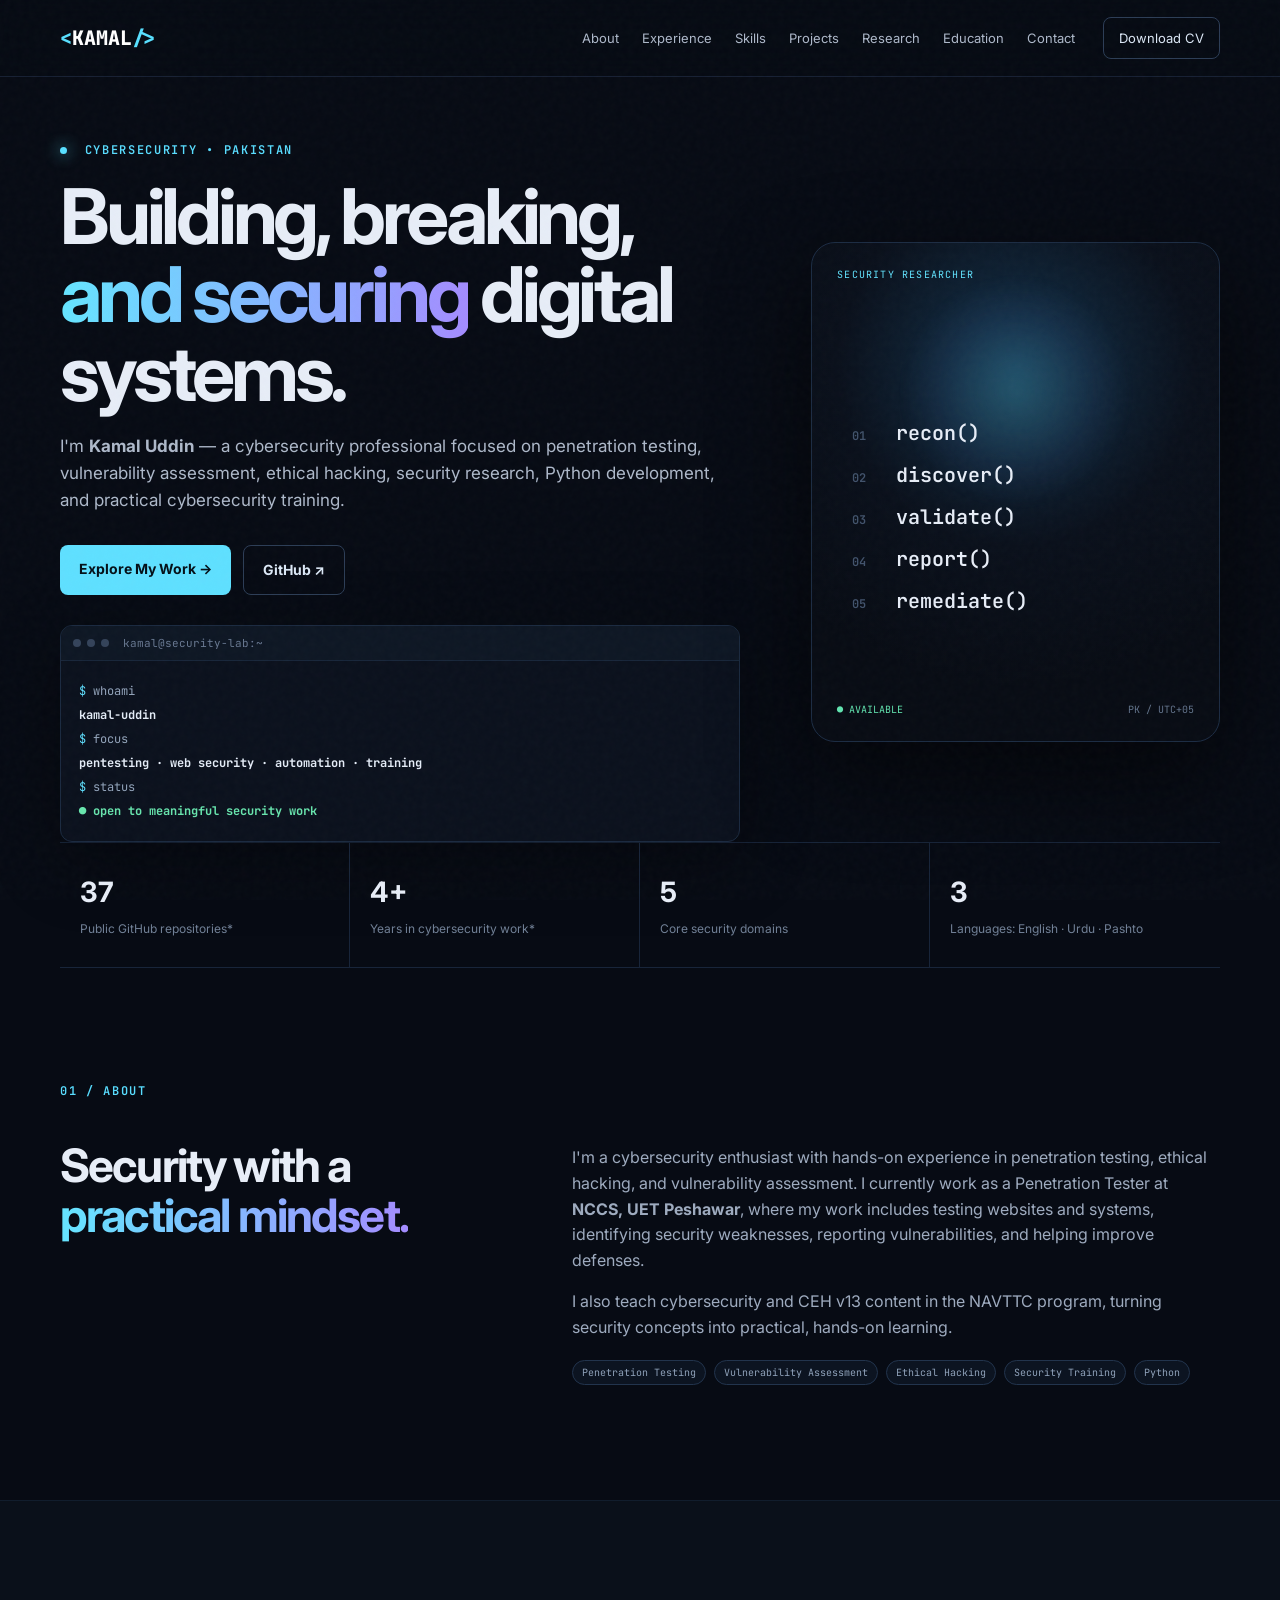
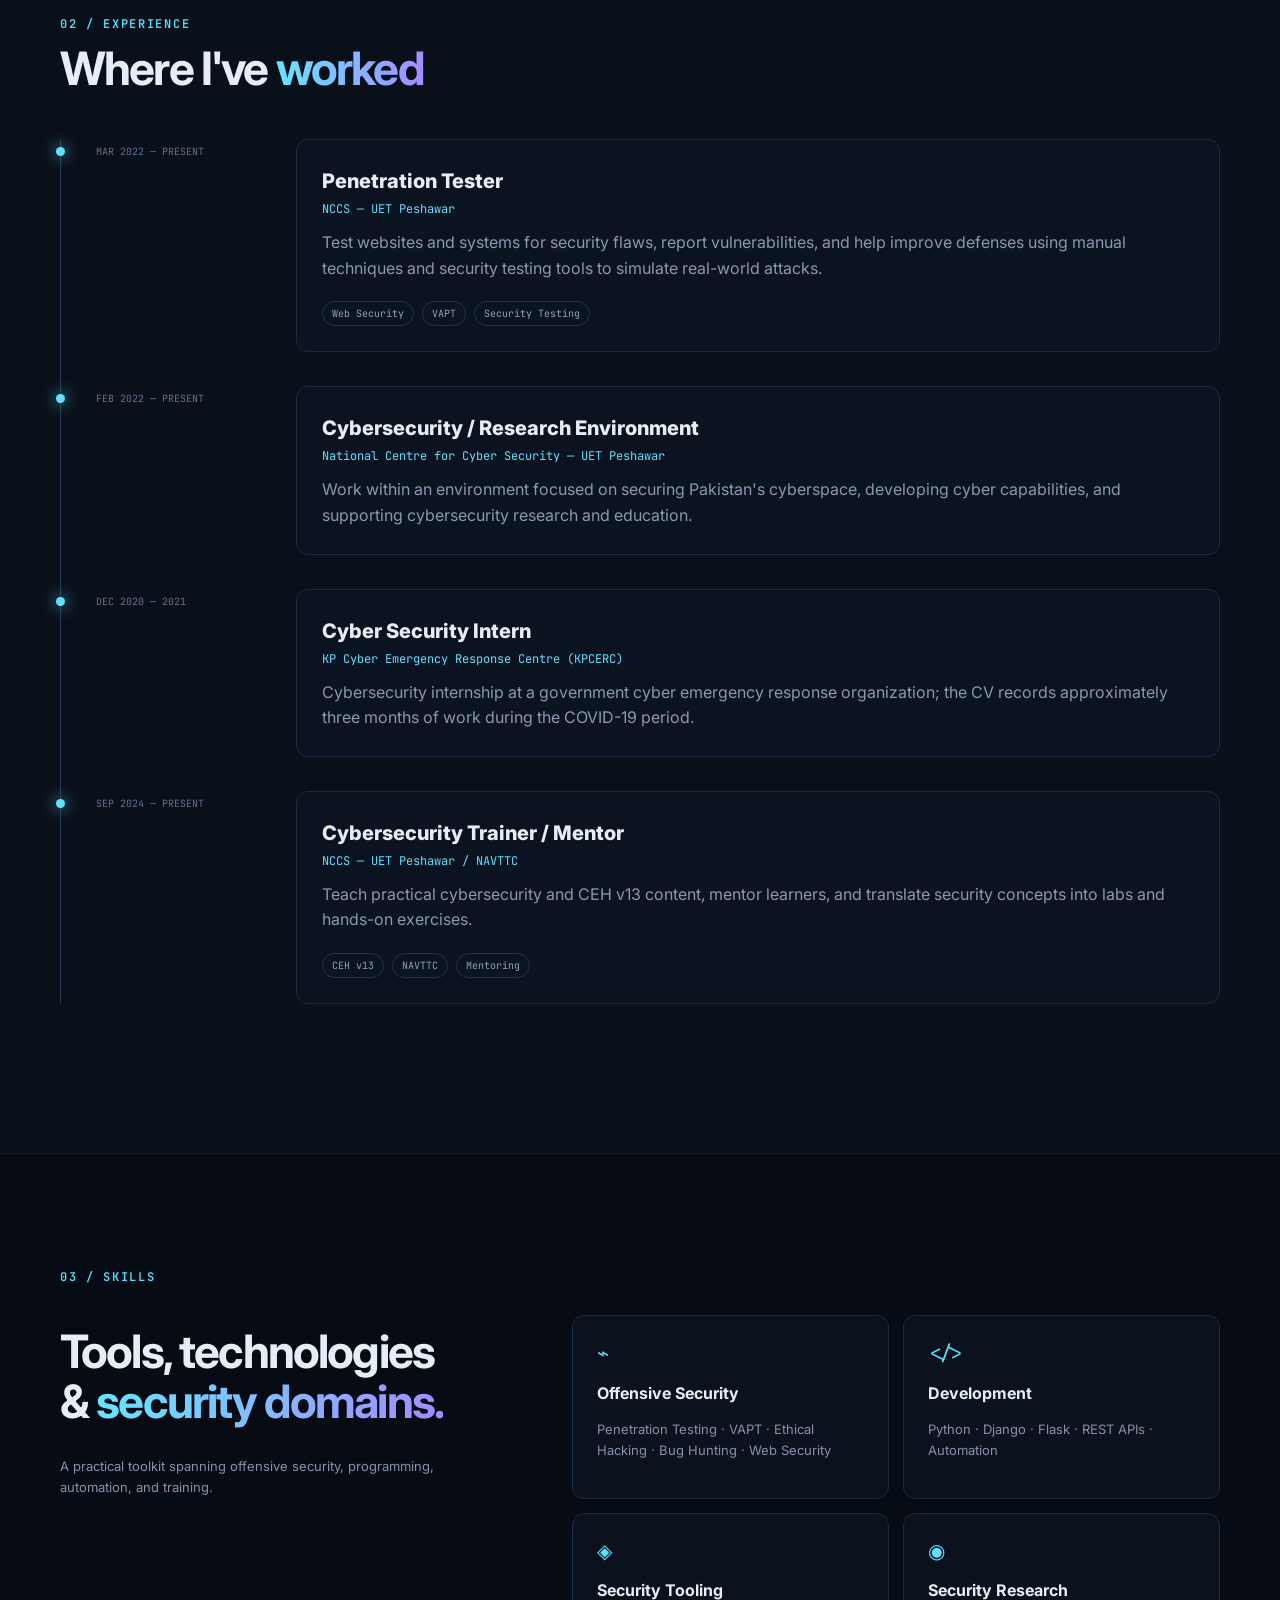
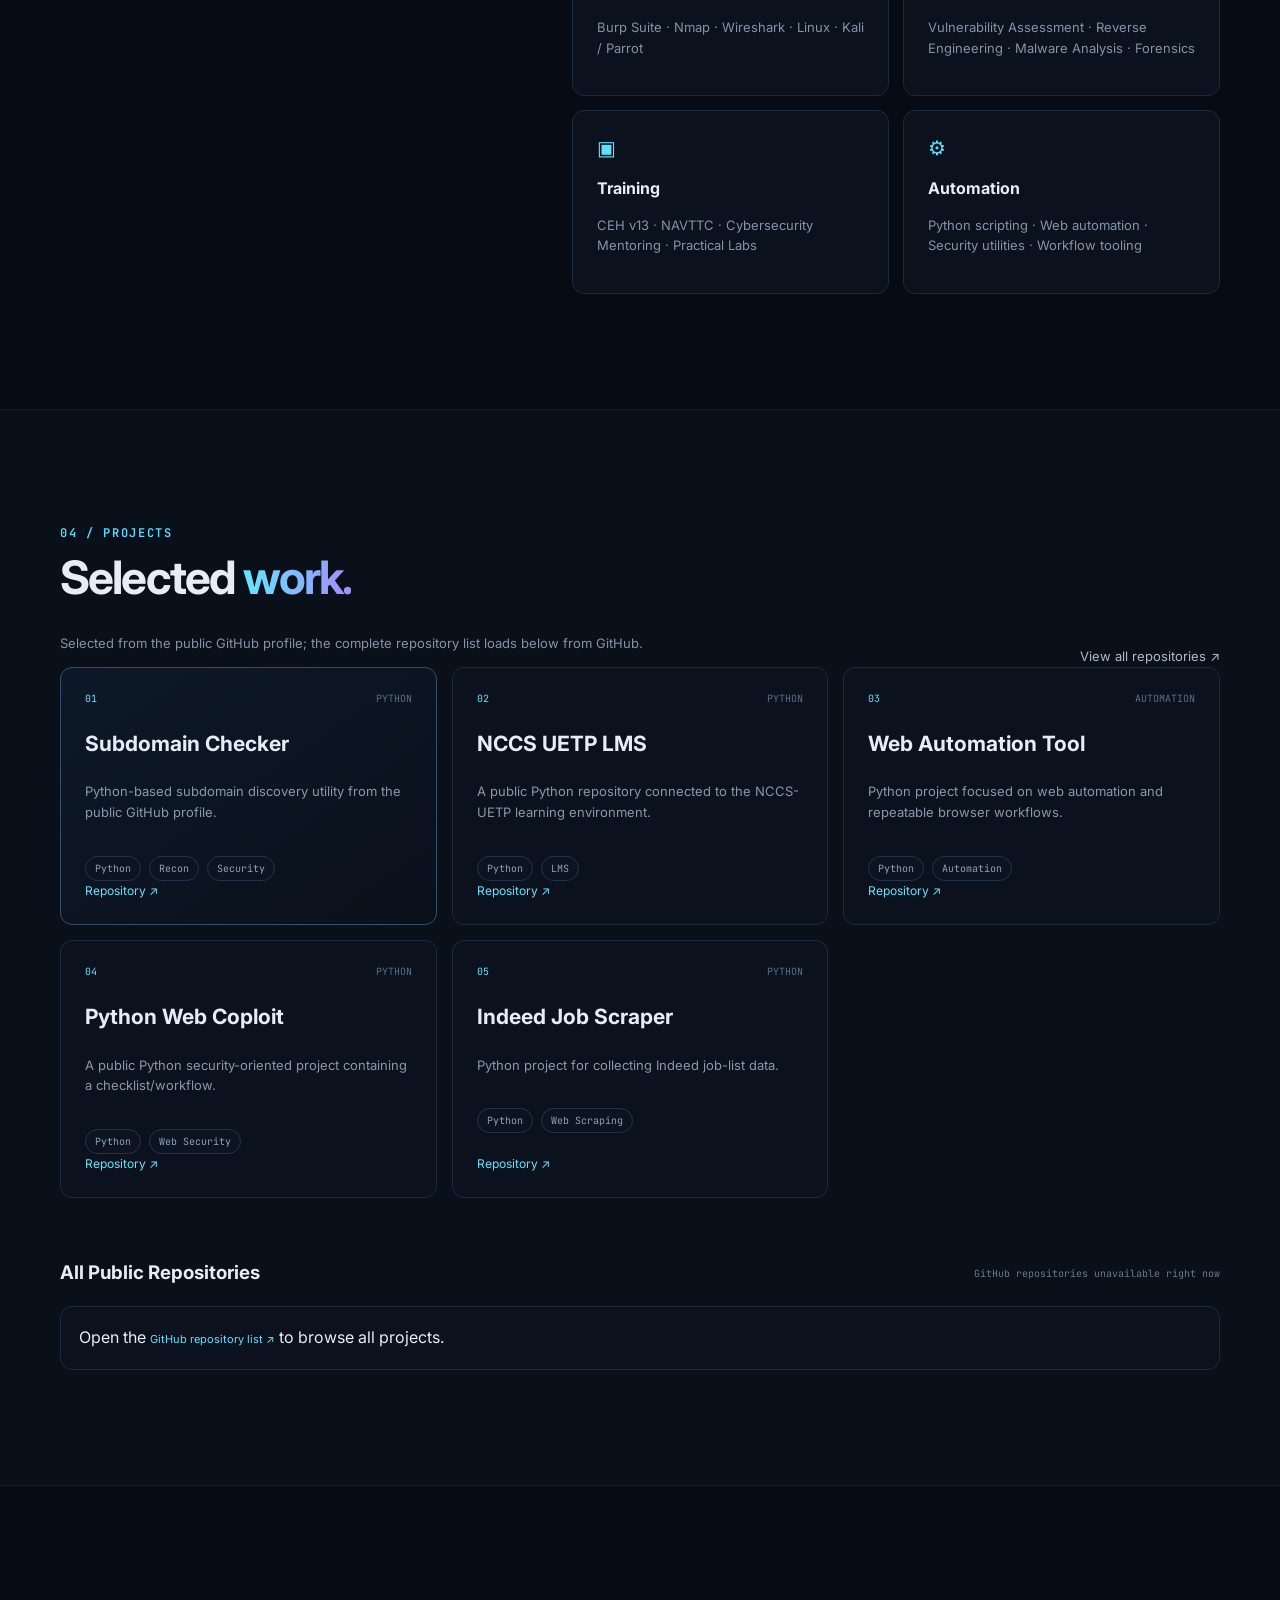
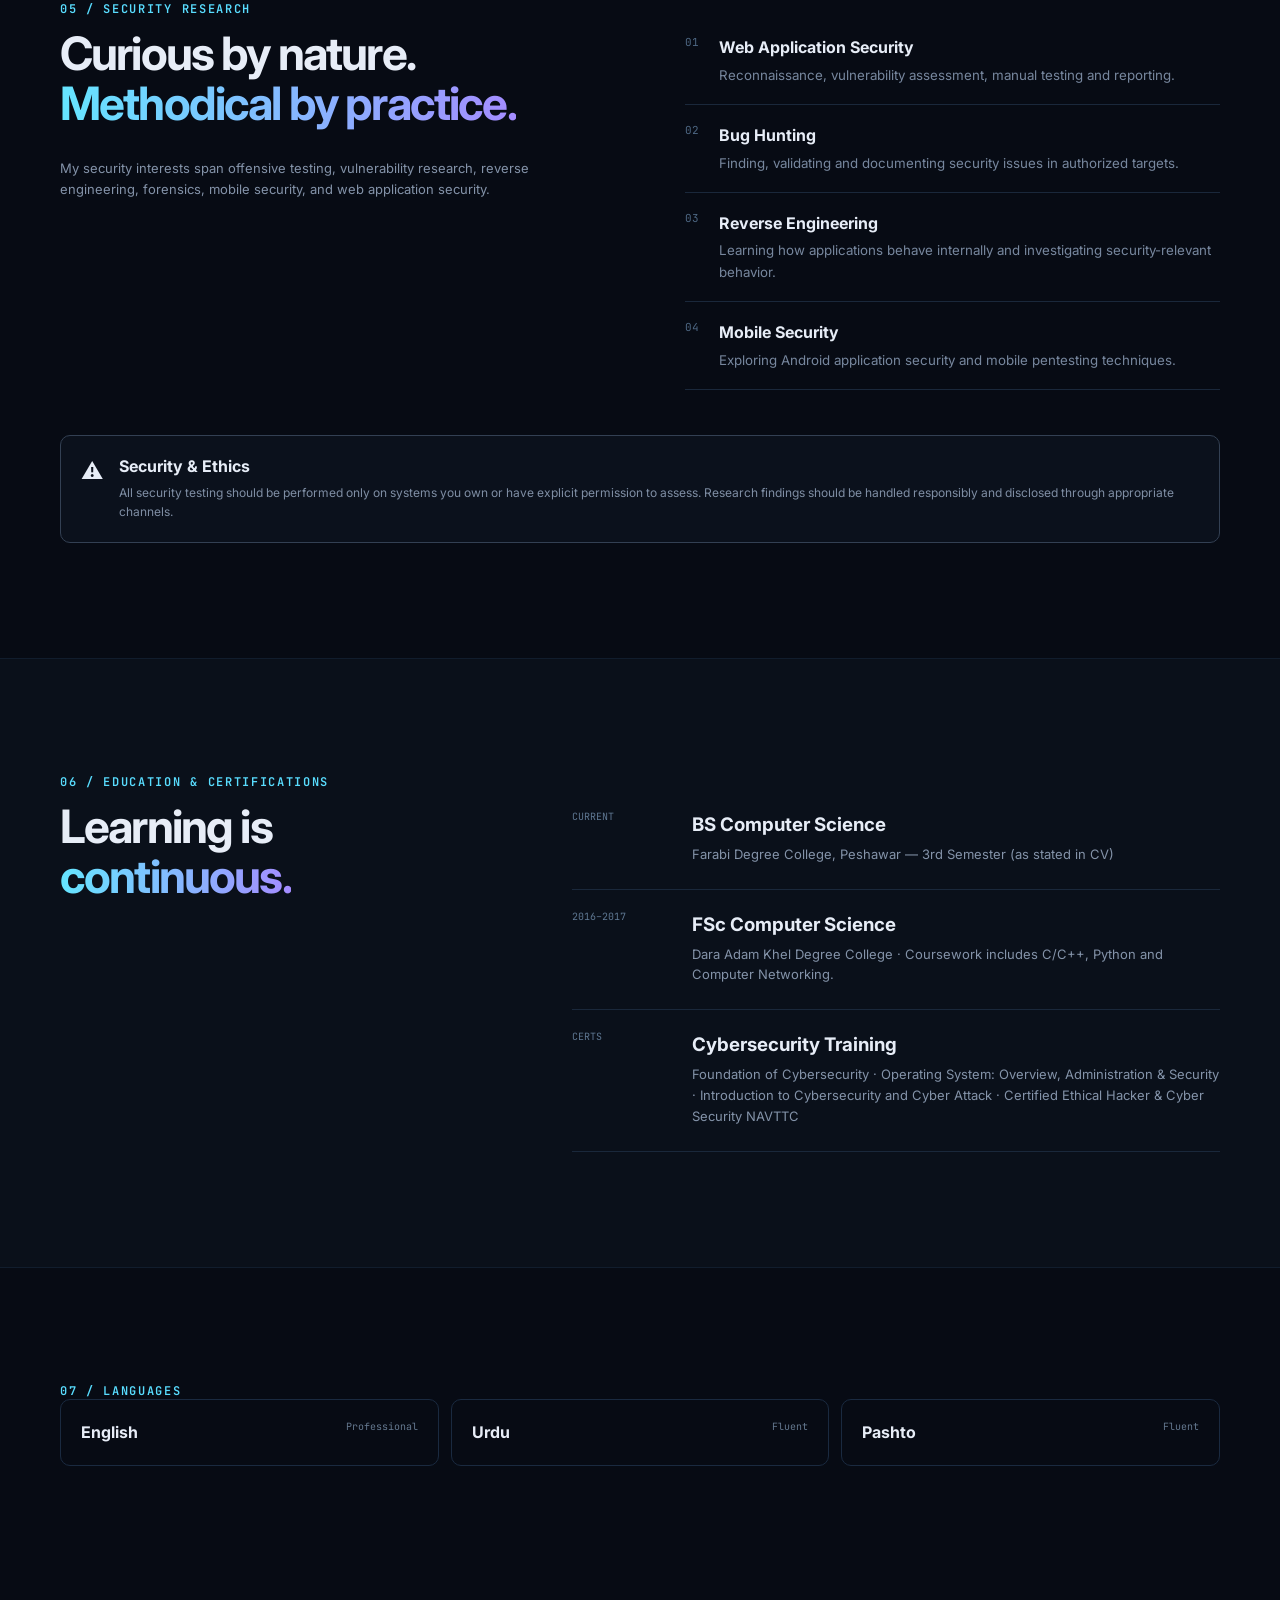
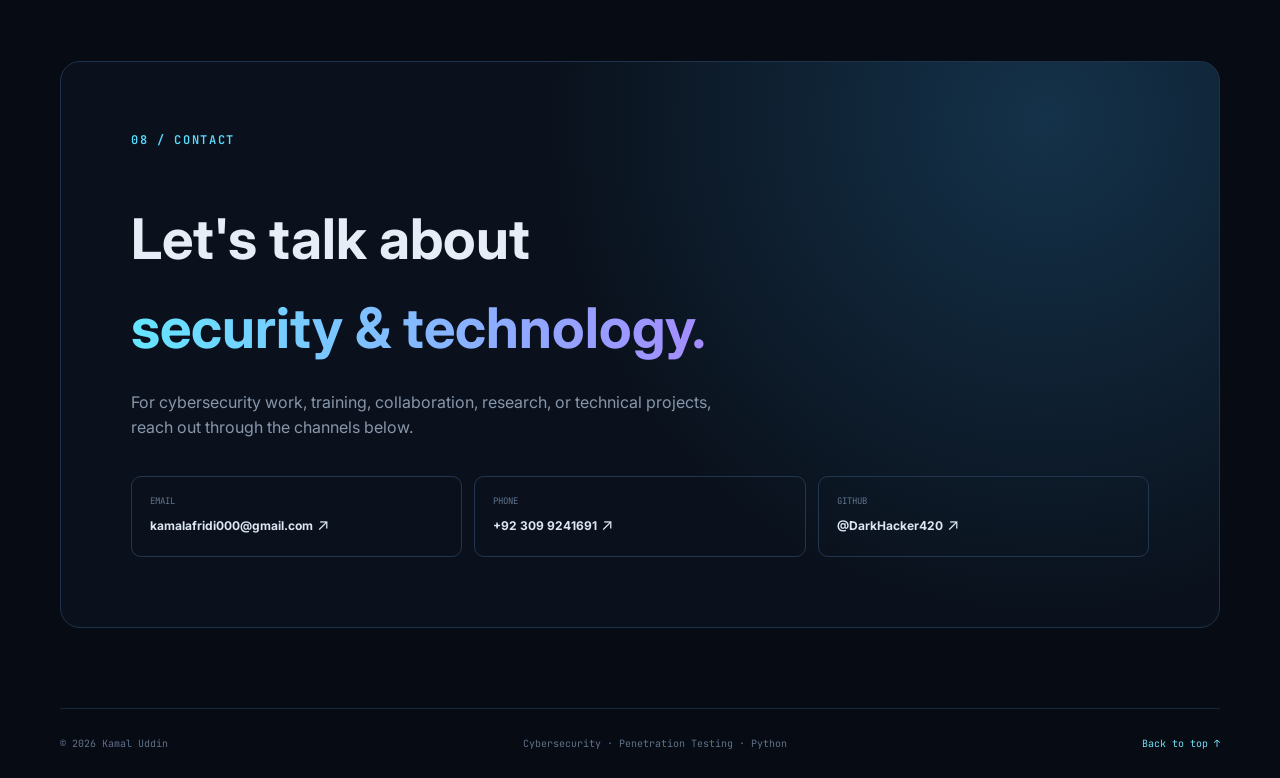
<file: index.html>
<!doctype html>
<html lang="en">
<head>
  <meta charset="utf-8">
  <meta name="viewport" content="width=device-width,initial-scale=1">
  <meta name="description" content="Kamal Uddin — Cyber Security Trainer, Penetration Tester, Security Researcher and Python Developer.">
  <meta name="theme-color" content="#070b14">
  <title>Kamal Uddin | Cyber Security • Penetration Testing • Python</title>
  <link rel="preconnect" href="https://fonts.googleapis.com">
  <link rel="preconnect" href="https://fonts.gstatic.com" crossorigin>
  <link href="https://fonts.googleapis.com/css2?family=Inter:wght@400;500;600;700;800&family=JetBrains+Mono:wght@400;500;600&display=swap" rel="stylesheet">
  <link rel="stylesheet" href="styles.css">
</head>
<body>
  <div class="noise"></div>
  <header class="nav-wrap">
    <nav class="nav container">
      <a class="brand" href="#home"><span>&lt;</span>KAMAL<span>/&gt;</span></a>
      <button class="menu" id="menu" aria-label="Open menu">☰</button>
      <div class="nav-links" id="navLinks">
        <a href="#about">About</a><a href="#experience">Experience</a><a href="#skills">Skills</a>
        <a href="#projects">Projects</a><a href="#research">Research</a><a href="#education">Education</a>
        <a href="#contact">Contact</a>
      </div>
      <a class="nav-cta" href="assets/Kamal-Uddin-CV.docx" download>Download CV</a>
    </nav>
  </header>

  <main>
    <section id="home" class="hero container">
      <div class="hero-copy">
        <div class="eyebrow"><span class="dot"></span> CYBERSECURITY • PAKISTAN</div>
        <h1>Building, breaking,<br><span class="gradient">and securing</span> digital systems.</h1>
        <p class="hero-text">I'm <strong>Kamal Uddin</strong> — a cybersecurity professional focused on penetration testing, vulnerability assessment, ethical hacking, security research, Python development, and practical cybersecurity training.</p>
        <div class="hero-actions">
          <a class="btn primary" href="#projects">Explore My Work <span>→</span></a>
          <a class="btn ghost" href="https://github.com/DarkHacker420" target="_blank" rel="noopener">GitHub ↗</a>
        </div>
        <div class="terminal">
          <div class="term-bar"><span></span><span></span><span></span><small>kamal@security-lab:~</small></div>
          <div class="term-body">
            <div><i>$</i> whoami</div>
            <strong>kamal-uddin</strong>
            <div><i>$</i> focus</div>
            <strong>pentesting · web security · automation · training</strong>
            <div><i>$</i> status</div>
            <strong class="ok">● open to meaningful security work</strong>
          </div>
        </div>
      </div>
      <div class="hero-card">
        <div class="orb"></div>
        <div class="profile-chip">SECURITY RESEARCHER</div>
        <div class="hero-code">
          <span>01</span> recon()<br>
          <span>02</span> discover()<br>
          <span>03</span> validate()<br>
          <span>04</span> report()<br>
          <span>05</span> remediate()
        </div>
        <div class="hero-card-footer"><span>● AVAILABLE</span><span>PK / UTC+05</span></div>
      </div>
    </section>

    <section class="stats container">
      <div><b>37</b><span>Public GitHub repositories*</span></div>
      <div><b>4+</b><span>Years in cybersecurity work*</span></div>
      <div><b>5</b><span>Core security domains</span></div>
      <div><b>3</b><span>Languages: English · Urdu · Pashto</span></div>
    </section>

    <section id="about" class="section container">
      <div class="section-kicker">01 / ABOUT</div>
      <div class="two-col">
        <div><h2>Security with a<br><span>practical mindset.</span></h2></div>
        <div class="about-copy">
          <p>I'm a cybersecurity enthusiast with hands-on experience in penetration testing, ethical hacking, and vulnerability assessment. I currently work as a Penetration Tester at <strong>NCCS, UET Peshawar</strong>, where my work includes testing websites and systems, identifying security weaknesses, reporting vulnerabilities, and helping improve defenses.</p>
          <p>I also teach cybersecurity and CEH v13 content in the NAVTTC program, turning security concepts into practical, hands-on learning.</p>
          <div class="about-tags"><span>Penetration Testing</span><span>Vulnerability Assessment</span><span>Ethical Hacking</span><span>Security Training</span><span>Python</span></div>
        </div>
      </div>
    </section>

    <section id="experience" class="section section-alt">
      <div class="container">
        <div class="section-kicker">02 / EXPERIENCE</div>
        <h2>Where I've <span>worked</span></h2>
        <div class="timeline">
          <article class="timeline-item">
            <div class="time">MAR 2022 — PRESENT</div>
            <div class="timeline-card"><div class="role">Penetration Tester</div><div class="company">NCCS — UET Peshawar</div><p>Test websites and systems for security flaws, report vulnerabilities, and help improve defenses using manual techniques and security testing tools to simulate real-world attacks.</p><div class="mini-tags"><span>Web Security</span><span>VAPT</span><span>Security Testing</span></div></div>
          </article>
          <article class="timeline-item">
            <div class="time">FEB 2022 — PRESENT</div>
            <div class="timeline-card"><div class="role">Cybersecurity / Research Environment</div><div class="company">National Centre for Cyber Security — UET Peshawar</div><p>Work within an environment focused on securing Pakistan's cyberspace, developing cyber capabilities, and supporting cybersecurity research and education.</p></div>
          </article>
          <article class="timeline-item">
            <div class="time">DEC 2020 — 2021</div>
            <div class="timeline-card"><div class="role">Cyber Security Intern</div><div class="company">KP Cyber Emergency Response Centre (KPCERC)</div><p>Cybersecurity internship at a government cyber emergency response organization; the CV records approximately three months of work during the COVID-19 period.</p></div>
          </article>
          <article class="timeline-item">
            <div class="time">SEP 2024 — PRESENT</div>
            <div class="timeline-card"><div class="role">Cybersecurity Trainer / Mentor</div><div class="company">NCCS — UET Peshawar / NAVTTC</div><p>Teach practical cybersecurity and CEH v13 content, mentor learners, and translate security concepts into labs and hands-on exercises.</p><div class="mini-tags"><span>CEH v13</span><span>NAVTTC</span><span>Mentoring</span></div></div>
          </article>
        </div>
      </div>
    </section>

    <section id="skills" class="section container">
      <div class="section-kicker">03 / SKILLS</div>
      <div class="two-col">
        <div><h2>Tools, technologies<br>& <span>security domains.</span></h2><p class="muted">A practical toolkit spanning offensive security, programming, automation, and training.</p></div>
        <div class="skill-grid">
          <div class="skill-card"><span class="icon">⌁</span><h3>Offensive Security</h3><p>Penetration Testing · VAPT · Ethical Hacking · Bug Hunting · Web Security</p></div>
          <div class="skill-card"><span class="icon">&lt;/&gt;</span><h3>Development</h3><p>Python · Django · Flask · REST APIs · Automation</p></div>
          <div class="skill-card"><span class="icon">◈</span><h3>Security Tooling</h3><p>Burp Suite · Nmap · Wireshark · Linux · Kali / Parrot</p></div>
          <div class="skill-card"><span class="icon">◉</span><h3>Security Research</h3><p>Vulnerability Assessment · Reverse Engineering · Malware Analysis · Forensics</p></div>
          <div class="skill-card"><span class="icon">▣</span><h3>Training</h3><p>CEH v13 · NAVTTC · Cybersecurity Mentoring · Practical Labs</p></div>
          <div class="skill-card"><span class="icon">⚙</span><h3>Automation</h3><p>Python scripting · Web automation · Security utilities · Workflow tooling</p></div>
        </div>
      </div>
    </section>

    <section id="projects" class="section section-alt">
      <div class="container">
        <div class="section-kicker">04 / PROJECTS</div>
        <div class="section-head"><div><h2>Selected <span>work.</span></h2><p class="muted">Selected from the public GitHub profile; the complete repository list loads below from GitHub.</p></div><a class="text-link" href="https://github.com/DarkHacker420?tab=repositories" target="_blank" rel="noopener">View all repositories ↗</a></div>
        <div class="project-grid">
          <article class="project featured"><div class="project-top"><span class="project-no">01</span><span>PYTHON</span></div><h3>Subdomain Checker</h3><p>Python-based subdomain discovery utility from the public GitHub profile.</p><div class="project-tags"><span>Python</span><span>Recon</span><span>Security</span></div><a href="https://github.com/DarkHacker420/subdomain-checker" target="_blank" rel="noopener">Repository ↗</a></article>
          <article class="project"><div class="project-top"><span class="project-no">02</span><span>PYTHON</span></div><h3>NCCS UETP LMS</h3><p>A public Python repository connected to the NCCS-UETP learning environment.</p><div class="project-tags"><span>Python</span><span>LMS</span></div><a href="https://github.com/DarkHacker420/nccs_uetp_lms" target="_blank" rel="noopener">Repository ↗</a></article>
          <article class="project"><div class="project-top"><span class="project-no">03</span><span>AUTOMATION</span></div><h3>Web Automation Tool</h3><p>Python project focused on web automation and repeatable browser workflows.</p><div class="project-tags"><span>Python</span><span>Automation</span></div><a href="https://github.com/DarkHacker420/webautomationTool" target="_blank" rel="noopener">Repository ↗</a></article>
          <article class="project"><div class="project-top"><span class="project-no">04</span><span>PYTHON</span></div><h3>Python Web Coploit</h3><p>A public Python security-oriented project containing a checklist/workflow.</p><div class="project-tags"><span>Python</span><span>Web Security</span></div><a href="https://github.com/DarkHacker420/pythonWebCoploit" target="_blank" rel="noopener">Repository ↗</a></article>
          <article class="project"><div class="project-top"><span class="project-no">05</span><span>PYTHON</span></div><h3>Indeed Job Scraper</h3><p>Python project for collecting Indeed job-list data.</p><div class="project-tags"><span>Python</span><span>Web Scraping</span></div><a href="https://github.com/DarkHacker420/Indeed-Python-webscraping-job-List" target="_blank" rel="noopener">Repository ↗</a></article>
        </div>
        <div class="repo-head"><h3>All Public Repositories</h3><span id="repoStatus">Loading from GitHub…</span></div>
        <div id="repoGrid" class="repo-grid"></div>
      </div>
    </section>

    <section id="research" class="section container">
      <div class="section-kicker">05 / SECURITY RESEARCH</div>
      <div class="research-grid">
        <div><h2>Curious by nature.<br><span>Methodical by practice.</span></h2><p class="muted">My security interests span offensive testing, vulnerability research, reverse engineering, forensics, mobile security, and web application security.</p></div>
        <div class="research-list">
          <div><b>01</b><span><strong>Web Application Security</strong><small>Reconnaissance, vulnerability assessment, manual testing and reporting.</small></span></div>
          <div><b>02</b><span><strong>Bug Hunting</strong><small>Finding, validating and documenting security issues in authorized targets.</small></span></div>
          <div><b>03</b><span><strong>Reverse Engineering</strong><small>Learning how applications behave internally and investigating security-relevant behavior.</small></span></div>
          <div><b>04</b><span><strong>Mobile Security</strong><small>Exploring Android application security and mobile pentesting techniques.</small></span></div>
        </div>
      </div>
      <div class="ethics"><span>⚠</span><div><strong>Security & Ethics</strong><p>All security testing should be performed only on systems you own or have explicit permission to assess. Research findings should be handled responsibly and disclosed through appropriate channels.</p></div></div>
    </section>

    <section id="education" class="section section-alt">
      <div class="container">
        <div class="section-kicker">06 / EDUCATION & CERTIFICATIONS</div>
        <div class="edu-grid">
          <div><h2>Learning is<br><span>continuous.</span></h2></div>
          <div class="edu-list">
            <div class="edu-item"><div class="edu-date">CURRENT</div><div><h3>BS Computer Science</h3><p>Farabi Degree College, Peshawar — 3rd Semester (as stated in CV)</p></div></div>
            <div class="edu-item"><div class="edu-date">2016–2017</div><div><h3>FSc Computer Science</h3><p>Dara Adam Khel Degree College · Coursework includes C/C++, Python and Computer Networking.</p></div></div>
            <div class="edu-item"><div class="edu-date">CERTS</div><div><h3>Cybersecurity Training</h3><p>Foundation of Cybersecurity · Operating System: Overview, Administration & Security · Introduction to Cybersecurity and Cyber Attack · Certified Ethical Hacker & Cyber Security NAVTTC</p></div></div>
          </div>
        </div>
      </div>
    </section>

    <section class="section container">
      <div class="section-kicker">07 / LANGUAGES</div>
      <div class="language-row"><div>English <span>Professional</span></div><div>Urdu <span>Fluent</span></div><div>Pashto <span>Fluent</span></div></div>
    </section>

    <section id="contact" class="contact container">
      <div class="contact-card">
        <div class="section-kicker">08 / CONTACT</div>
        <h2>Let's talk about<br><span>security & technology.</span></h2>
        <p>For cybersecurity work, training, collaboration, research, or technical projects, reach out through the channels below.</p>
        <div class="contact-links">
          <a href="mailto:kamalafridi000@gmail.com"><span>EMAIL</span><b>kamalafridi000@gmail.com</b> ↗</a>
          <a href="tel:+923099241691"><span>PHONE</span><b>+92 309 9241691</b> ↗</a>
          <a href="https://github.com/DarkHacker420" target="_blank" rel="noopener"><span>GITHUB</span><b>@DarkHacker420</b> ↗</a>
        </div>
      </div>
    </section>
  </main>

  <footer class="footer container"><span>© <span id="year"></span> Kamal Uddin</span><span>Cybersecurity · Penetration Testing · Python</span><a href="#home">Back to top ↑</a></footer>
  <script src="script.js"></script>
</body>
</html>
</file>
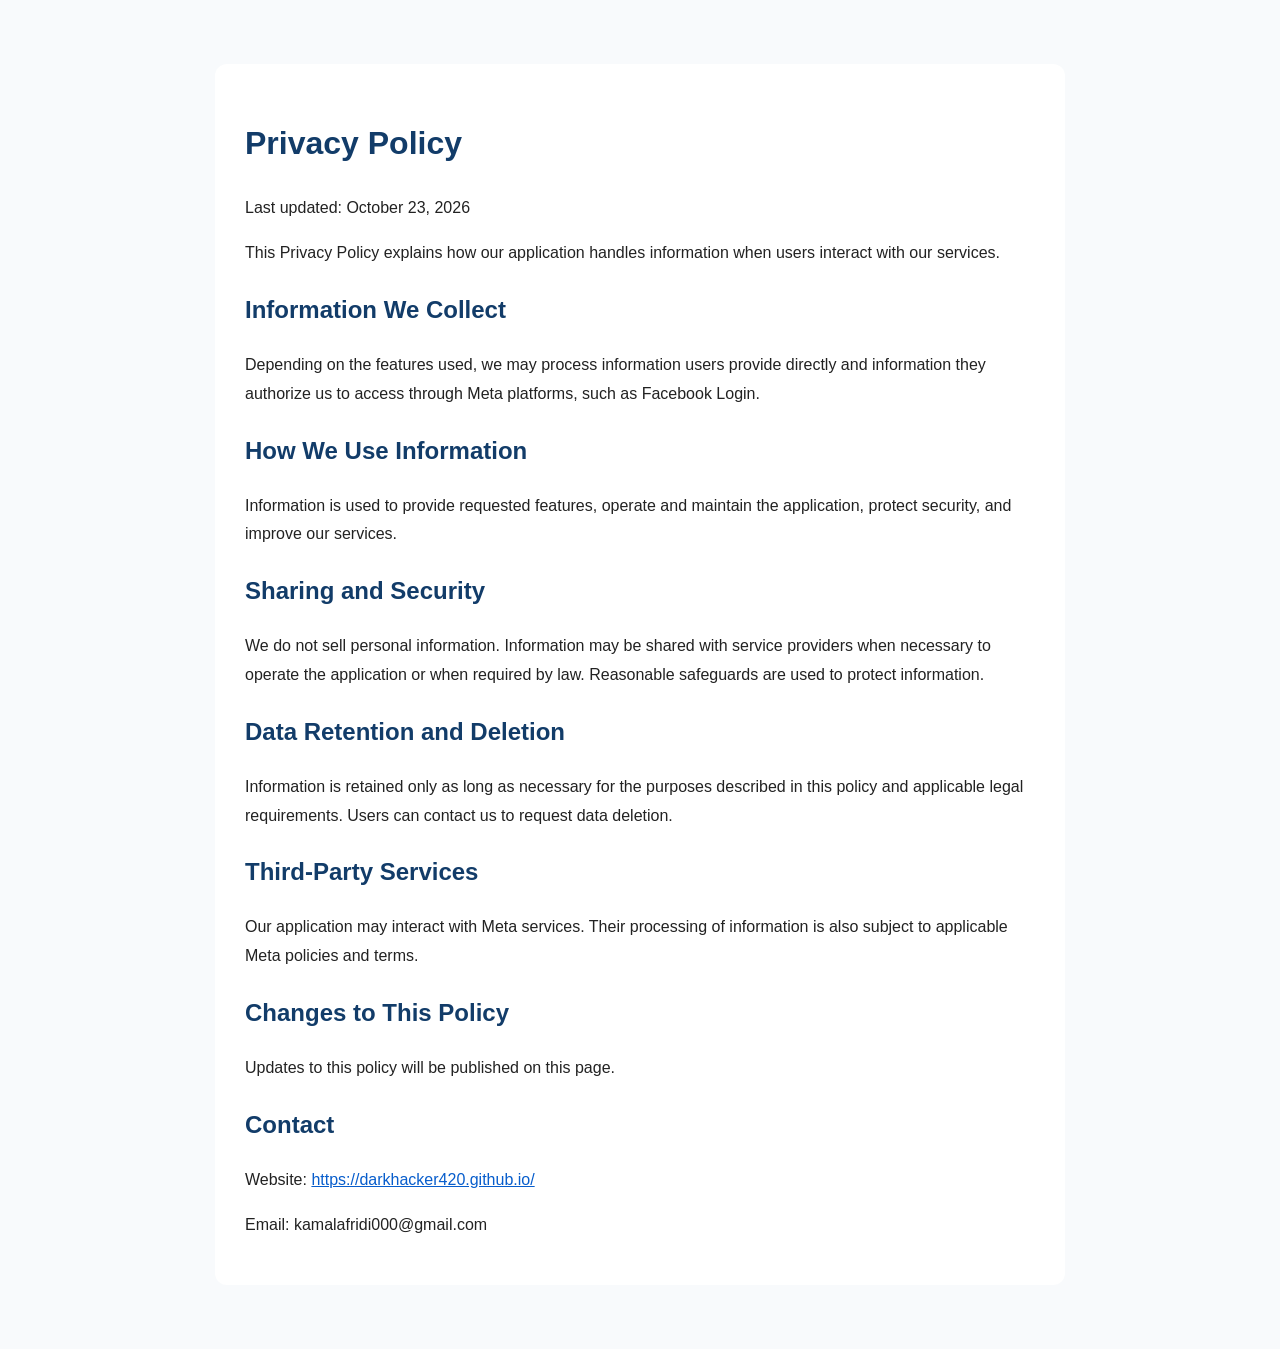
<file: privacy-policy.html>
<!DOCTYPE html>
<html lang="en">
<head>
  <meta charset="UTF-8">
  <meta name="viewport" content="width=device-width, initial-scale=1">
  <title>Privacy Policy | Kamal Uddin</title>
  <meta name="description" content="Privacy Policy explaining how our application collects, uses, and protects personal information.">
  <style>
    body {
      font-family: Arial, sans-serif;
      max-width: 850px;
      margin: 40px auto;
      padding: 24px;
      line-height: 1.8;
      color: #222;
      background: #f8fafc;
    }
    main {
      background: white;
      padding: 30px;
      border-radius: 12px;
    }
    h1, h2 { color: #123c69; }
    a { color: #075dcc; }
  </style>
</head>
<body>
<main>
  <h1>Privacy Policy</h1>
  <p>Last updated: October 23, 2026</p>

  <p>This Privacy Policy explains how our application handles
  information when users interact with our services.</p>

  <h2>Information We Collect</h2>
  <p>Depending on the features used, we may process information
  users provide directly and information they authorize us to
  access through Meta platforms, such as Facebook Login.</p>

  <h2>How We Use Information</h2>
  <p>Information is used to provide requested features, operate
  and maintain the application, protect security, and improve
  our services.</p>

  <h2>Sharing and Security</h2>
  <p>We do not sell personal information. Information may be
  shared with service providers when necessary to operate the
  application or when required by law. Reasonable safeguards
  are used to protect information.</p>

  <h2>Data Retention and Deletion</h2>
  <p>Information is retained only as long as necessary for the
  purposes described in this policy and applicable legal
  requirements. Users can contact us to request data deletion.</p>

  <h2>Third-Party Services</h2>
  <p>Our application may interact with Meta services. Their
  processing of information is also subject to applicable
  Meta policies and terms.</p>

  <h2>Changes to This Policy</h2>
  <p>Updates to this policy will be published on this page.</p>

  <h2>Contact</h2>
  <p>Website: <a href="https://darkhacker420.github.io/">
  https://darkhacker420.github.io/</a></p>
  <p>Email: kamalafridi000@gmail.com</p>
</main>
</body>
</html>
</file>
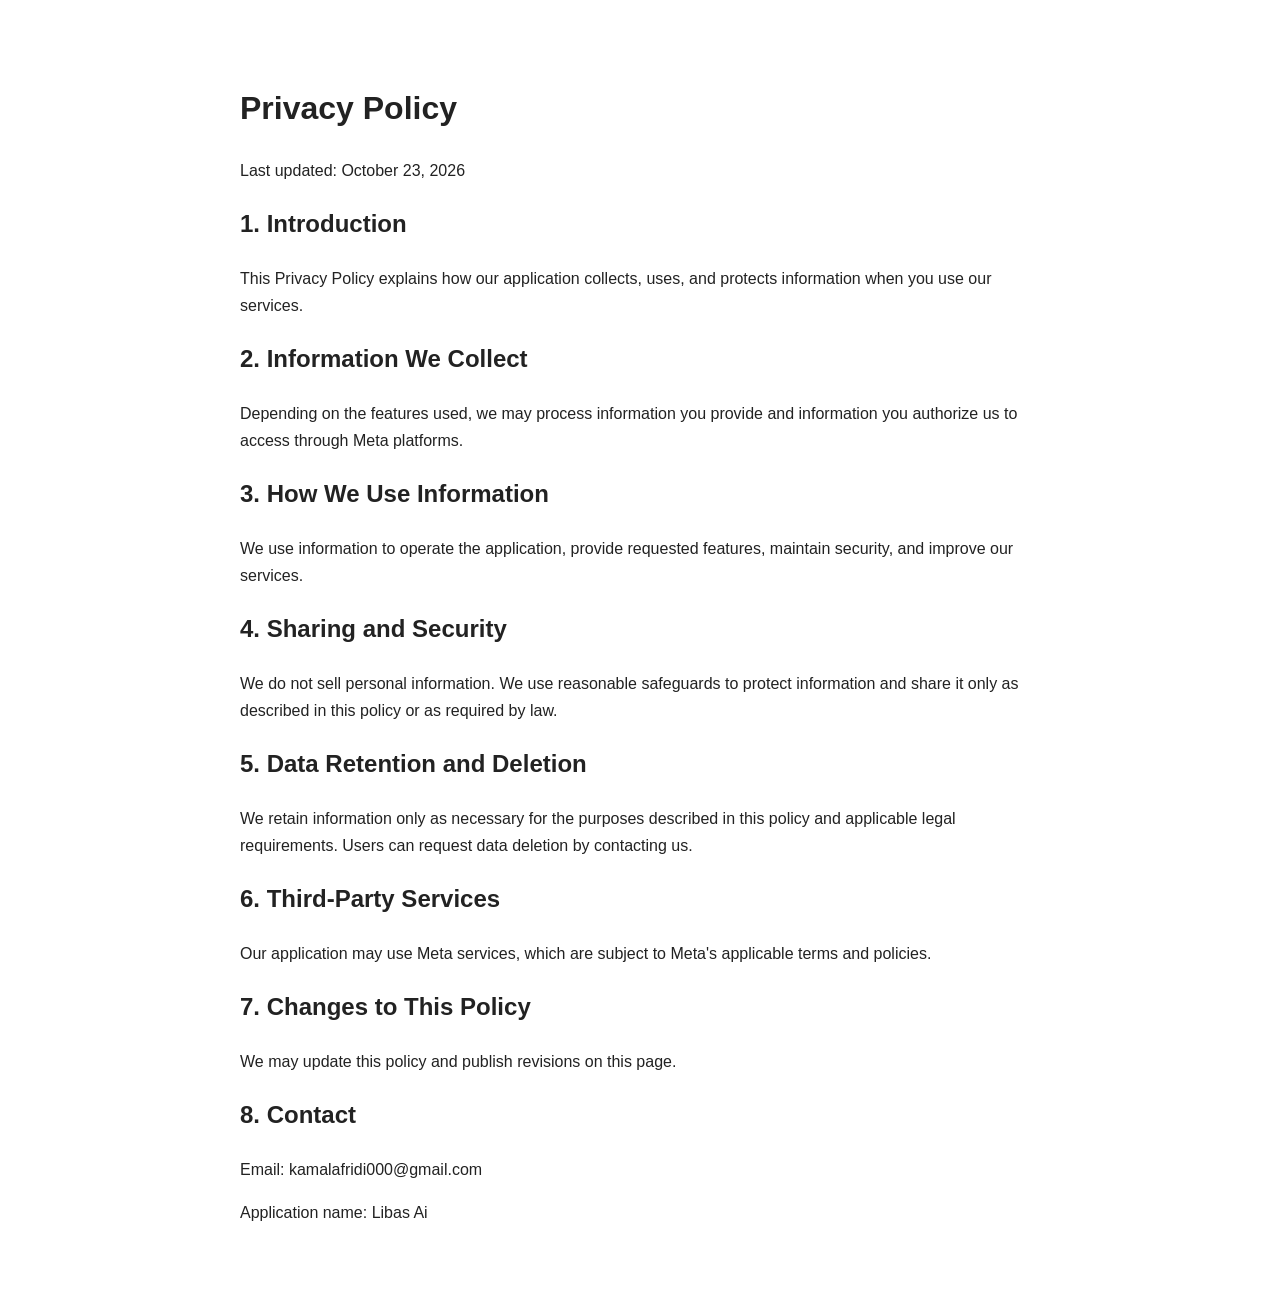
<file: privacy.html>
<!DOCTYPE html>
<html lang="en">
<head>
  <meta charset="UTF-8">
  <meta name="viewport" content="width=device-width, initial-scale=1.0">
  <title>Privacy Policy</title>
</head>
<body style="font-family:Arial,sans-serif;max-width:800px;margin:40px auto;padding:20px;line-height:1.7;color:#222">
  <h1>Privacy Policy</h1>
  <p>Last updated: October 23, 2026</p>

  <h2>1. Introduction</h2>
  <p>This Privacy Policy explains how our application collects,
  uses, and protects information when you use our services.</p>

  <h2>2. Information We Collect</h2>
  <p>Depending on the features used, we may process information
  you provide and information you authorize us to access through
  Meta platforms.</p>

  <h2>3. How We Use Information</h2>
  <p>We use information to operate the application, provide
  requested features, maintain security, and improve our services.</p>

  <h2>4. Sharing and Security</h2>
  <p>We do not sell personal information. We use reasonable
  safeguards to protect information and share it only as described
  in this policy or as required by law.</p>

  <h2>5. Data Retention and Deletion</h2>
  <p>We retain information only as necessary for the purposes
  described in this policy and applicable legal requirements.
  Users can request data deletion by contacting us.</p>

  <h2>6. Third-Party Services</h2>
  <p>Our application may use Meta services, which are subject
  to Meta's applicable terms and policies.</p>

  <h2>7. Changes to This Policy</h2>
  <p>We may update this policy and publish revisions on this page.</p>

  <h2>8. Contact</h2>
  <p>Email: kamalafridi000@gmail.com</p>
  <p>Application name: Libas Ai</p>
</body>
</html>
</file>
<file: styles.css>
*{box-sizing:border-box}html{scroll-behavior:smooth}body{margin:0;background:#070b14;color:#e7edf7;font-family:Inter,system-ui,sans-serif;line-height:1.6}.noise{position:fixed;inset:0;pointer-events:none;opacity:.025;background-image:url("data:image/svg+xml,%3Csvg viewBox='0 0 180 180' xmlns='http://www.w3.org/2000/svg'%3E%3Cfilter id='n'%3E%3CfeTurbulence type='fractalNoise' baseFrequency='.8' numOctaves='4' stitchTiles='stitch'/%3E%3C/filter%3E%3Crect width='100%25' height='100%25' filter='url(%23n)'/%3E%3C/svg%3E");z-index:50}.container{width:min(1160px,92%);margin:auto}.nav-wrap{position:sticky;top:0;z-index:40;background:rgba(7,11,20,.82);backdrop-filter:blur(18px);border-bottom:1px solid #172033}.nav{height:76px;display:flex;align-items:center;gap:28px}.brand{font-family:"JetBrains Mono";font-weight:800;color:#fff;text-decoration:none;font-size:20px}.brand span{color:#58e0ff}.nav-links{display:flex;gap:23px;margin-left:auto}.nav-links a,.nav-cta,.text-link{color:#aeb9ca;text-decoration:none;font-size:13px}.nav-links a:hover,.text-link:hover{color:#65e5ff}.nav-cta{border:1px solid #2c3d56;padding:10px 15px;border-radius:8px;color:#dce8f6}.menu{display:none;background:none;border:0;color:#fff;font-size:24px}.hero{min-height:720px;display:grid;grid-template-columns:1.25fr .75fr;align-items:center;gap:70px;padding-top:65px}.eyebrow,.section-kicker{font:600 12px "JetBrains Mono";letter-spacing:.14em;color:#59ddff}.dot{display:inline-block;width:7px;height:7px;border-radius:50%;background:#58e0ff;box-shadow:0 0 15px #58e0ff;margin-right:9px}.hero h1{font-size:clamp(44px,6vw,78px);line-height:1.02;letter-spacing:-.055em;margin:20px 0}.gradient,h2 span{background:linear-gradient(90deg,#65e5ff,#a48cff);-webkit-background-clip:text;color:transparent}.hero-text{max-width:720px;color:#aeb9ca;font-size:17px}.hero-actions{display:flex;gap:12px;margin:30px 0}.btn{padding:13px 19px;border-radius:8px;text-decoration:none;font-weight:700;font-size:14px}.primary{background:#5fe0ff;color:#041018}.ghost{border:1px solid #2c3d56;color:#dce8f6}.terminal{background:#0b111d;border:1px solid #1b2a40;border-radius:12px;overflow:hidden;max-width:680px;box-shadow:0 20px 70px #0005}.term-bar{height:35px;background:#0e1724;border-bottom:1px solid #18263a;display:flex;align-items:center;gap:6px;padding:0 12px}.term-bar span{width:8px;height:8px;border-radius:50%;background:#34435a}.term-bar small{margin-left:8px;color:#687891;font:11px "JetBrains Mono"}.term-body{padding:18px;font:12px/2 "JetBrains Mono";color:#93a4bb}.term-body i{color:#5fe0ff;font-style:normal}.term-body strong{display:block;color:#e5edf8}.term-body .ok{color:#68e5ae}.hero-card{height:500px;border:1px solid #1c2c43;border-radius:24px;background:radial-gradient(circle at 50% 25%,#13324b 0,#0a101b 42%,#080c14 75%);position:relative;overflow:hidden;display:flex;flex-direction:column;justify-content:center;padding:40px;box-shadow:0 35px 90px #0008}.orb{position:absolute;width:240px;height:240px;border-radius:50%;left:50%;top:30%;transform:translate(-50%,-50%);background:radial-gradient(circle,#64e8ff33,#65a6ff12 45%,transparent 68%);filter:blur(5px)}.profile-chip{position:absolute;top:25px;left:25px;font:10px "JetBrains Mono";letter-spacing:.12em;color:#62e4ff}.hero-code{position:relative;font:600 20px/2.1 "JetBrains Mono";margin-top:50px}.hero-code span{color:#42536c;font-size:12px;margin-right:18px}.hero-card-footer{position:absolute;bottom:25px;left:25px;right:25px;display:flex;justify-content:space-between;color:#63748c;font:10px "JetBrains Mono"}.hero-card-footer span:first-child{color:#62e4b0}.stats{display:grid;grid-template-columns:repeat(4,1fr);border-top:1px solid #18253a;border-bottom:1px solid #18253a}.stats div{padding:27px 20px;border-right:1px solid #18253a}.stats div:last-child{border:0}.stats b{display:block;font-size:28px}.stats span{color:#718096;font-size:12px}.section{padding:115px 0}.section-alt{background:#0a101a;border-top:1px solid #111d2d;border-bottom:1px solid #111d2d}.section h2{font-size:46px;line-height:1.08;letter-spacing:-.04em;margin:12px 0 30px}.two-col{display:grid;grid-template-columns:.8fr 1.2fr;gap:80px;margin-top:30px}.about-copy p{color:#9eabbf;font-size:16px}.about-tags,.mini-tags,.project-tags{display:flex;gap:8px;flex-wrap:wrap;margin-top:20px}.about-tags span,.mini-tags span,.project-tags span{border:1px solid #22344d;background:#0c1421;padding:5px 9px;border-radius:999px;color:#8fa2ba;font:10px "JetBrains Mono"}.timeline{margin-top:45px;border-left:1px solid #273952;padding-left:35px}.timeline-item{position:relative;display:grid;grid-template-columns:170px 1fr;gap:30px;margin-bottom:34px}.timeline-item:before{content:"";position:absolute;width:9px;height:9px;border-radius:50%;background:#5fe0ff;left:-40px;top:8px;box-shadow:0 0 15px #5fe0ff}.time{font:10px "JetBrains Mono";color:#5f738e;padding-top:6px}.timeline-card{border:1px solid #1b2b42;background:#0c1320;border-radius:12px;padding:25px}.role{font-size:20px;font-weight:800}.company{color:#62dfff;font:12px "JetBrains Mono";margin:4px 0 13px}.timeline-card p{color:#8999af;margin:0}.skill-grid{display:grid;grid-template-columns:1fr 1fr;gap:14px}.skill-card,.project,.repo{background:#0b121e;border:1px solid #1a2a40;border-radius:12px;padding:24px}.skill-card .icon{font:20px "JetBrains Mono";color:#5fe0ff}.skill-card h3{margin:13px 0 6px;font-size:16px}.skill-card p,.muted{color:#8493a9;font-size:13px}.section-head{display:flex;justify-content:space-between;align-items:end}.project-grid{display:grid;grid-template-columns:repeat(3,1fr);gap:15px}.project{min-height:240px;display:flex;flex-direction:column}.project.featured{border-color:#31506d;background:linear-gradient(145deg,#0d1928,#0a101a)}.project-top,.repo-top{display:flex;justify-content:space-between;color:#58708d;font:10px "JetBrains Mono"}.project-no{color:#5fe0ff}.project h3{font-size:21px;margin:22px 0 8px}.project p{color:#8998ad;font-size:13px}.project a{margin-top:auto;color:#63e3ff;text-decoration:none;font-size:12px}.repo-head{display:flex;justify-content:space-between;align-items:center;margin:60px 0 18px}.repo-head h3{margin:0}.repo-head span{color:#687990;font:10px "JetBrains Mono"}.repo-grid{display:grid;grid-template-columns:repeat(3,1fr);gap:12px}.repo{padding:18px}.repo h4{margin:12px 0 5px}.repo p{font-size:12px;color:#7e8da3;min-height:38px}.repo a{color:#5fe0ff;font-size:11px;text-decoration:none}.research-grid{display:grid;grid-template-columns:1fr 1fr;gap:90px}.research-list>div{display:flex;gap:20px;padding:18px 0;border-bottom:1px solid #1a283b}.research-list b{color:#4e6884;font:11px "JetBrains Mono"}.research-list strong{display:block}.research-list small{display:block;color:#77879e;margin-top:4px}.ethics{display:flex;gap:16px;margin-top:45px;padding:18px 20px;border:1px solid #334053;border-radius:10px;background:#0b111c}.ethics span{font-size:22px}.ethics p{margin:3px 0;color:#7f8ea4;font-size:12px}.edu-grid{display:grid;grid-template-columns:.8fr 1.2fr;gap:80px}.edu-item{display:grid;grid-template-columns:100px 1fr;gap:20px;padding:20px 0;border-bottom:1px solid #1a283b}.edu-date{font:10px "JetBrains Mono";color:#5f7893}.edu-item h3{margin:0}.edu-item p{margin:4px 0;color:#8493a9;font-size:13px}.language-row{display:grid;grid-template-columns:repeat(3,1fr);gap:12px}.language-row div{border:1px solid #1a2a40;border-radius:10px;padding:20px;font-weight:700}.language-row span{float:right;color:#657990;font:10px "JetBrains Mono";font-weight:400}.contact{padding:80px 0}.contact-card{padding:70px;border:1px solid #1e324b;border-radius:20px;background:radial-gradient(circle at 85% 10%,#14324a,#0a111c 45%)}.contact-card h2{font-size:56px;margin-bottom:15px}.contact-card>p{max-width:600px;color:#8796aa}.contact-links{display:grid;grid-template-columns:repeat(3,1fr);gap:12px;margin-top:35px}.contact-links a{padding:18px;border:1px solid #233650;border-radius:10px;color:#dce6f4;text-decoration:none}.contact-links span{display:block;color:#61758e;font:9px "JetBrains Mono";margin-bottom:5px}.contact-links b{font-size:12px}.footer{border-top:1px solid #18253a;padding:28px 0;display:flex;justify-content:space-between;color:#60728a;font:10px "JetBrains Mono"}.footer a{color:#72dff8;text-decoration:none}@media(max-width:900px){.nav-links{display:none}.menu{display:block;margin-left:auto}.nav-cta{display:none}.hero{grid-template-columns:1fr;padding-top:45px}.hero-card{display:none}.stats{grid-template-columns:1fr 1fr}.two-col,.research-grid,.edu-grid{grid-template-columns:1fr;gap:35px}.project-grid,.repo-grid{grid-template-columns:1fr 1fr}.contact-links{grid-template-columns:1fr}.timeline-item{grid-template-columns:1fr}.time{padding:0}.section{padding:80px 0}}@media(max-width:600px){.nav-links.open{display:flex;position:absolute;top:76px;left:0;right:0;padding:18px 5%;background:#080d17;border-bottom:1px solid #1a293d;flex-direction:column}.hero h1{font-size:44px}.stats{grid-template-columns:1fr 1fr}.stats div{border-bottom:1px solid #18253a}.skill-grid,.project-grid,.repo-grid{grid-template-columns:1fr}.section h2,.contact-card h2{font-size:36px}.contact-card{padding:35px 25px}.language-row{grid-template-columns:1fr}.footer{flex-direction:column;gap:10px}}
</file>
